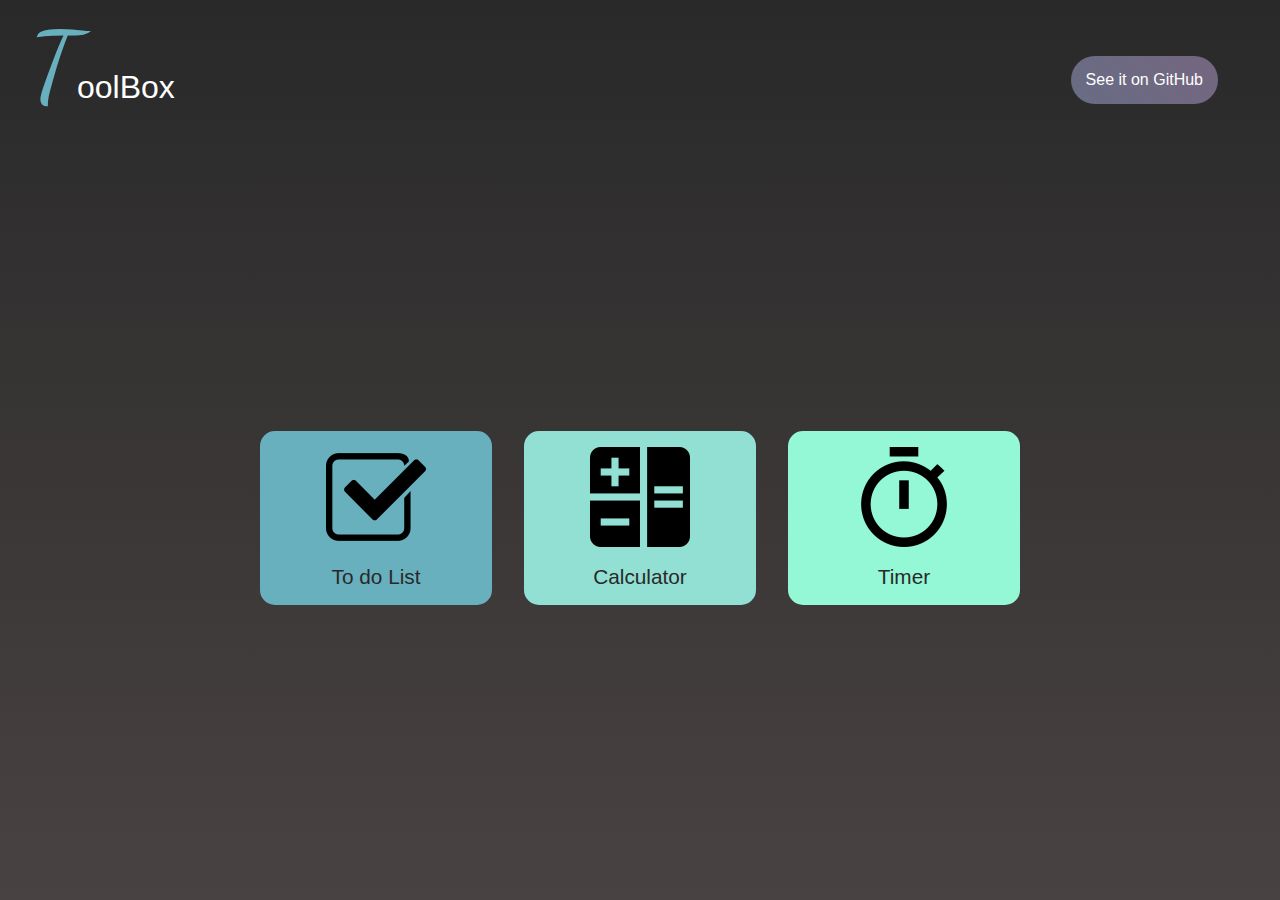
<file: index.html>
<!DOCTYPE html>
<html lang="en">

<head>
    <meta charset="UTF-8">
    <meta name="description" content="An online toolbox.">
    <meta name="keywords" content="To do list, office tool, calculator, calculation, chronometer, timer, note">
    <meta http-equiv="X-UA-Compatible" content="IE=edge">
    <meta name="viewport" content="width=device-width, initial-scale=1.0">
    <link rel="stylesheet" href="./style.css" />
    <title>ToolBox</title>
</head>

<body>
    <header>
        <nav>
            <a href="./index.html" class="logo"><span class="letter">T</span>oolBox</a>
            <button id="btn_git"><a href="https://github.com/SamDASO/Toolbox">See it on GitHub</a></button>
        </nav>
    </header>

    <section class="index">

        <article id="todolist">
            <a href="./todolist.html"><img src="./img/todolist.png" alt="to-do-list"><br />
                <div class="content">
                    <p>To do List</p>
                </div>
            </a>
        </article>


        <article id="calculator">
            <a href="./calculator.html"><img src="./img/calculator.png" alt="calculator"><br />
                <div class="content">
                    <p>Calculator</p>
                </div>
            </a>
        </article>

        <article id="timer">
            <a href="./timer.html"><img src="./img/timer.png" alt="timer"><br />
                <div class="content">
                    <p>Timer</p>
                </div>
            </a>
        </article>

    </section>
    <footer> <a class="italic" href="https://github.com/SamDASO/Toolbox">See it on GitHub!</a></footer>
</body>

</html>
</file>
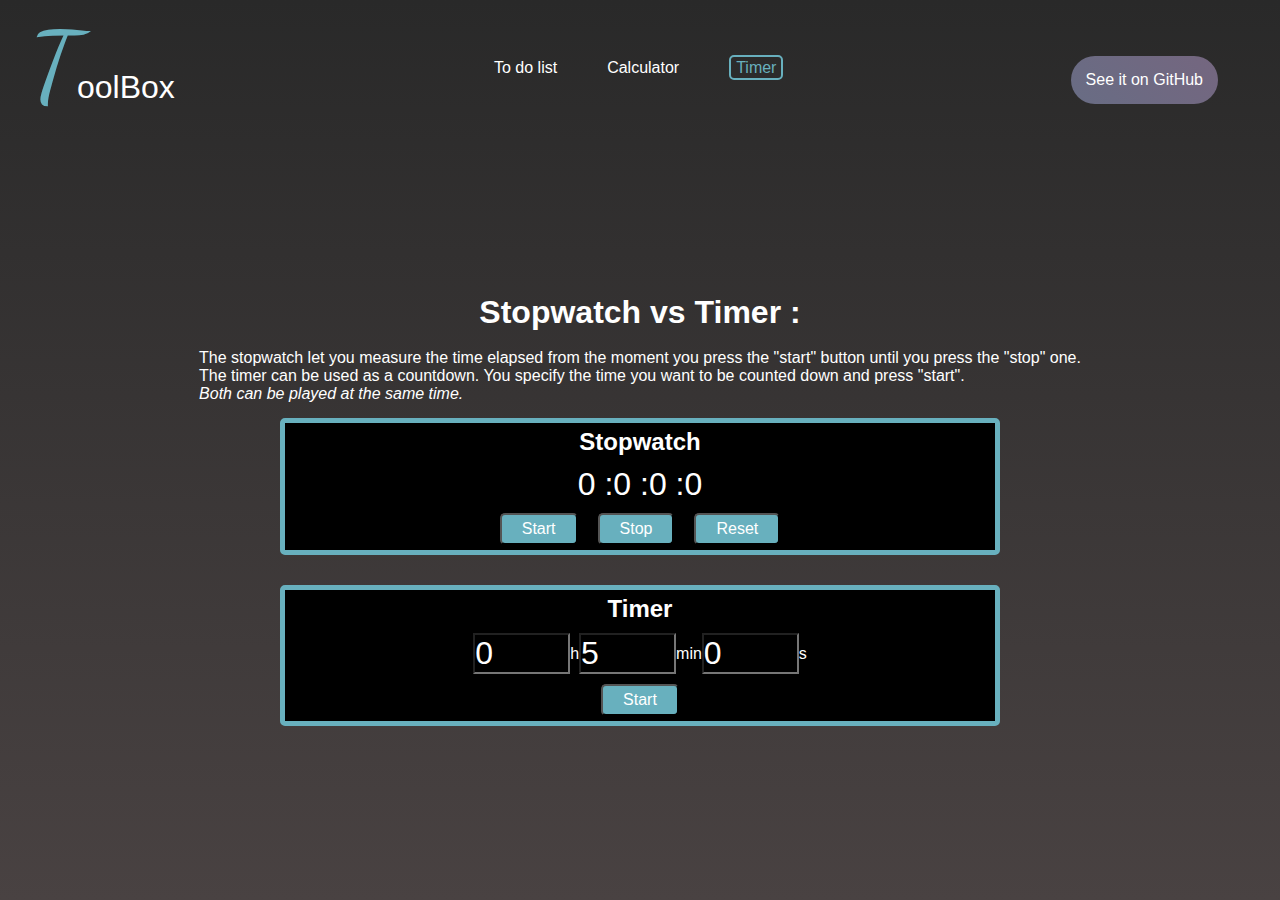
<file: timer.html>
<!DOCTYPE html>
<html lang="en">

<head>
    <meta charset="UTF-8">
    <meta name="description" content="An online timer.">
    <meta name="keywords" content="Timer, office tool, stopwatch, chronometer, watch, online">
    <meta http-equiv="X-UA-Compatible" content="IE=edge">
    <meta name="viewport" content="width=device-width, initial-scale=1.0">
    <link rel="stylesheet" href="./style.css" />
    <title>ToolBox - Timer</title>
</head>

<body>
    <header>
        <nav>
            <a href="./index.html" class="logo"><span class="letter">T</span>oolBox</a>
            <div class="links">
                <ul>
                    <li><a href="./todolist.html">To do list</a></li>
                    <li><a href="./calculator.html">Calculator</a></li>
                    <li class="active"><a href="./timer.html">Timer</a></li>
                </ul>
            </div>
            <img src="./img/menu.png" alt="Menu" class="menu_img">
            <button id="btn_git"><a href="https://github.com/SamDASO/Toolbox">See it on GitHub</a></button>

        </nav>
    </header>

    <section class="watch_timer">
        <div id="text_timer">
            <h1 id="title_timer"> Stopwatch vs Timer :</h1><br />
            <p id="description_timer">The stopwatch let you measure the time elapsed from the moment you press the
                "start"
                button until you press
                the "stop" one. <br /> The timer can be used as a countdown. You specify the time you want to be counted
                down and press "start".<br /><span class="italic">Both can be played at the same time.</span></p>
        </div>
        <article class="stopwatch">
            <h2>Stopwatch</h2>
            <div class="time">
                <span class="sw_mins">0 :</span>
                <span class="sw_mins">0 :</span>
                <span class="sw_mins">0 :</span>
                <span class="sw_mins">0</span>
            </div>

            <div class="controls">
                <button id="sw_start" onclick="start()">Start</button>
                <button id="sw_stop" onclick="stop()">Stop</button>
                <button id="sw_reset" onclick="reset()">Reset</button>
            </div>

        </article>

        <article class="timer">
            <h2>Timer</h2>
            <div class="time">
                <input id="t_hour" type="number" max="99" min="0" value="0" class="t_mins">
                <p class="semicolon">h</p>
                <input id="t_minute" type="number" max="59" min="0" value="5" class="t_mins">
                <p class="semicolon">min</p>
                <input id="t_second" type="number" max="59" min="0" value="0" class="t_mins">
                <p class="semicolon">s</p>
            </div>

            <div class="controls">
                <button id="t_start">Start</button>
                <button id="t_pause">Pause</button>
                <button id="t_stop">Stop</button>
                <button id="t_reset">Reset</button>
            </div>
        </article>
    </section>

    <footer> <a class="italic" href="https://github.com/SamDASO/Toolbox">See it on GitHub!</a></footer>

    <script src="./js scripts/menu.js"></script>
    <script src="./js scripts/stopwatch.js"></script>
    <script src="./js scripts/timer.js"></script>
</body>

</html>
</file>
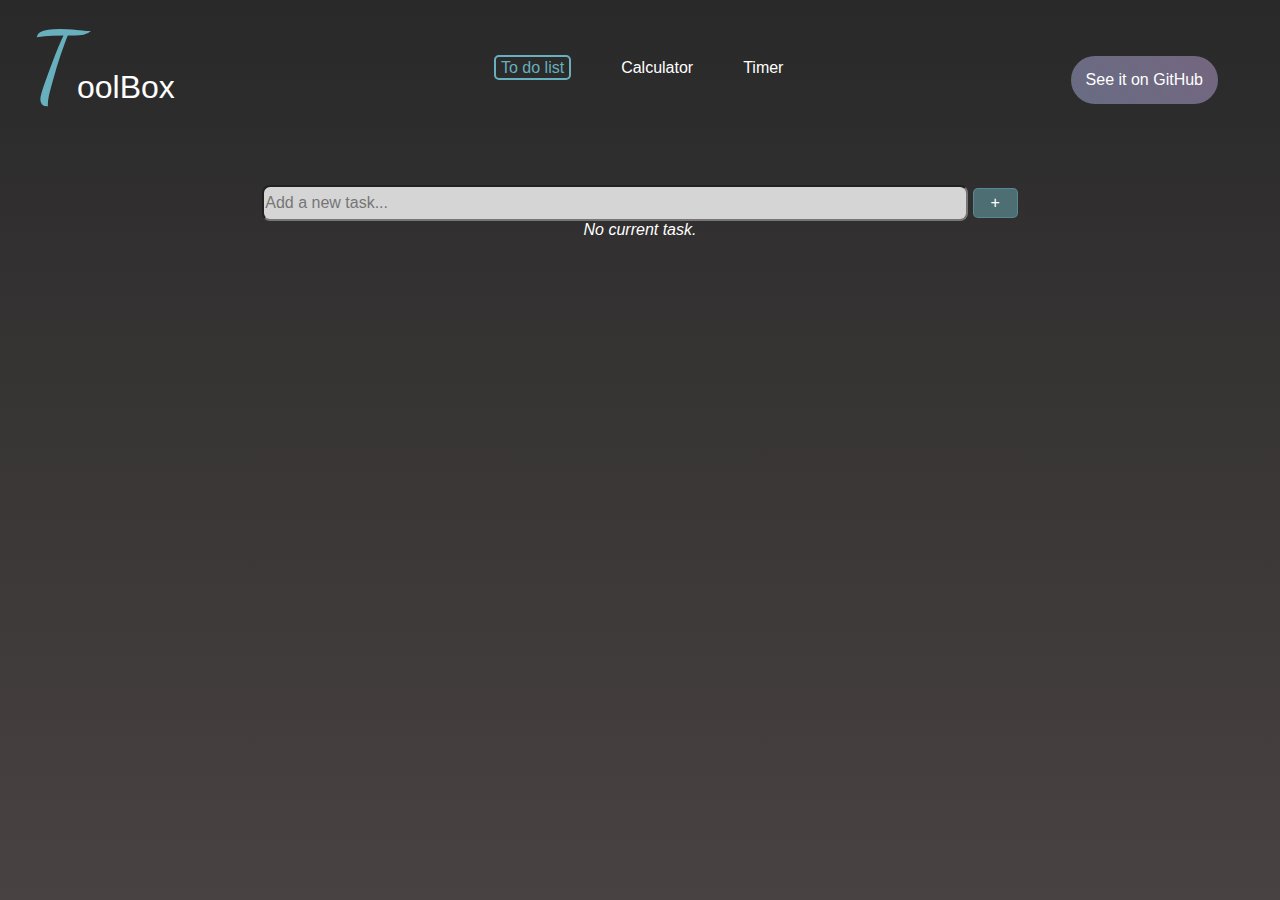
<file: todolist.html>
<!DOCTYPE html>
<html lang="en">

<head>
    <meta charset="UTF-8">
    <meta name="description" content="An online to do list.">
    <meta name="keywords" content="To do list, office tool, note">
    <meta http-equiv="X-UA-Compatible" content="IE=edge">
    <meta name="viewport" content="width=device-width, initial-scale=1.0">
    <link rel="stylesheet" href="./style.css" />
    <title>ToolBox - To do list</title>
</head>

<body>
    <header>
        <nav>
            <a href="./index.html" class="logo"><span class="letter">T</span>oolBox</a>
            <div class="links">
                <ul>
                    <li class="active"><a href="./todolist.html">To do list</a></li>
                    <li><a href="./calculator.html">Calculator</a></li>
                    <li><a href="./timer.html">Timer</a></li>
                </ul>
            </div>
            <img src="./img/menu.png" alt="Menu" class="menu_img">
            <button id="btn_git"><a href="https://github.com/SamDASO/Toolbox">See it on GitHub</a></button>

        </nav>
    </header>

    <section id="todolist_sec">
        <form id="todolist_form">
            <input autocomplete=off required value="" id="todolist_field" type="text" placeholder="Add a new task...">
            <input type="submit" id="btn_todolist" value="+">
        </form>

        <div id="empty_todo">No current task.</div>

        <div>
            <ol id="ol_list"></ol>
        </div>

    </section>

    <footer> <a class="italic" href="https://github.com/SamDASO/Toolbox">See it on GitHub!</a></footer>


    <script src="./js scripts/menu.js"></script>
    <script src="./js scripts/todolist.js"></script>
</body>

</html>
</file>
<file: style.css>
@import url('https://fonts.googleapis.com/css2?family=Dancing+Script&display=swap');

/*Base*/
* {
    text-decoration: none;
    padding: 0;
    margin: 0;
    list-style: none;
    color: white;
    font-family: verdana, 'Lucida Sans', sans-serif;
}

body {
    display: flex;
    flex-direction: column;
    min-height: 100vh;
    min-width: 100vw;
    background-color: #292929;
    background: -webkit-linear-gradient(#292929, #494242);
    background: linear-gradient(#292929, #494242);
}

/*unified styles*/

.italic {
    font-style: italic;
}

/*Navigation*/
nav img.menu_img {
    display: none;
    position: absolute;
    top: 50px;
    right: 50px;
    margin: auto;
    width: 50px;
}

nav {
    position: relative;
    padding: 10px 30px;
    display: flex;
    width: 100%;
    box-sizing: border-box;
    justify-content: space-between;
    align-items: center;
}

nav a.logo {
    font-size: 2em;
    font-weight: 400;
    font-family: impact, Verdana, sans-serif;
}

nav a.logo span {
    font-size: 3em;
    color: #68b0be;
    font-family: 'Dancing Script', impact, Verdana, sans-serif;
}

/* + Navigation for tool pages*/

.links ul {
    display: flex;

}

.links ul li a {
    margin: 0 25px;
    font-size: 1em;

}

.links ul li.active a {
    color: #68b0be;
    font-weight: 400;
    border: 2px solid #68b0be;
    padding: 2px 5px;
    border-radius: 5px;

}

/*button in the header*/
#btn_git {
    border: 0;
    background: transparent;
    color: white;
    font-size: 1em;
    position: relative;
    overflow: hidden;
    padding: 15px 15px;
    border-radius: 30px;
    cursor: pointer;
    left: -2em;
    top: 0.8em;
    box-shadow: 0px -0px 0px 0px rgba(107, 107, 131, 0.5), 0px 0px 0px 0px rgba(59, 141, 153, 0.5);
    transition: all 0.2s;
}

#btn_git::after {
    content: '';
    width: 60em;
    height: 60em;
    background: #aa4b6b;
    background: -webkit-linear-gradient(225deg, #aa4b6b 0%, #6b6b83 50%, #3b8d99 100%);
    background: linear-gradient(225deg, #aa4b6b 0%, #6b6b83 50%, #3b8d99 100%);
    position: absolute;
    left: -10em;
    top: -10em;
    z-index: -1;
    transition: all 0.5s;
}

#btn_git:hover::after {
    transform: rotate(150deg);
}

#btn_git:hover {
    box-shadow: 8px -8px 20px 0px rgba(107, 107, 131, 0.5), -8px 8px 20px 0px rgba(59, 141, 153, 0.5);
}

/*Articles (index.html)*/
section.index {
    display: flex;
    flex-wrap: wrap;
    justify-content: space-around;
    align-items: center;
    margin: auto;

}

article a {
    display: flex;
    margin: auto;
    flex-direction: column;
    flex-wrap: wrap;
    justify-content: center;
    align-content: center;
}

article a img {
    width: 50%;
    margin: auto;
}

#todolist {
    background-image: url(img/pic01.jpg);

}


#calculator {
    background-image: url(img/pic02.jpg);
}

#timer {
    background-image: url(img/pic03.jpg);
}

#todolist,
#calculator,
#timer {
    margin: 1em;
    background-position: cover;
    border-radius: 15px;
    padding: 1em;

}

article a>div.content p {
    font-size: 1.3em;
    font-weight: 400;
    color: #292929;
    text-align: center;
}

#todolist:hover {
    box-shadow: 8px -8px 20px 0px rgba(104, 176, 190, 0.6), -8px 8px 20px 0px rgba(104, 176, 190, 0.6);
}

#timer:hover {
    box-shadow: 8px -8px 20px 0px rgba(148, 247, 247, 0.6), -8px 8px 20px 0px rgba(148, 247, 247, 0.6);
}

#note:hover {
    box-shadow: 8px -8px 20px 0px rgba(146, 224, 211, 0.6), -8px 8px 20px 0px rgba(146, 224, 211, 0.6);
}

#calculator:hover {
    box-shadow: 8px -8px 20px 0px rgba(148, 247, 214, 0.6), -8px 8px 20px 0px rgba(148, 247, 214, 0.6);
}

/*Calculator*/

section.calculator {
    background-color: white;
    width: 600px;
    display: flex;
    flex-direction: column;
    margin: auto;
    padding: 5px;
    border-radius: 5px;
    border: 5px solid #68b0be;

}

.screen {
    width: 500px;
    height: 100px;
    background-color: rgb(110, 110, 218);
    margin: auto;
    border: 2px solid black;
    border-radius: 5px;
    display: flex;
    justify-content: flex-end;
    align-items: flex-end;
    padding: 5px;
    font-size: 25px;
    overflow: auto;
}

.keybord {
    display: flex;
    flex-direction: column;
    margin: 5px;
    justify-content: space-around;

}

.key_one,
.key_two,
.key_three,
.key_four,
.key_five {
    display: flex;
    justify-content: space-around;
    width: 99%;
    padding: 5px;
}


.btn_calculator {
    width: 50%;
    padding: 4px 25px;
    margin: 2px;
    color: #292929;
    background-color: #8f9091;
    font-size: medium;
    font-weight: 300;
    border-radius: 10px;
}

.btn_calculator:active {
    box-shadow: 0 2px #a8a8a8;
}

.btn_calculator:hover {
    background-color: #68b0be;
}

/*Timer and stopwatch*/

section.watch_timer {
    display: flex;
    flex-direction: column;
    flex-wrap: wrap;
    margin: auto;
    justify-content: center;
    align-items: center;
}

div#text_timer {
    display: flex;
    flex-direction: column;
    flex-wrap: wrap;
    margin: auto;
    justify-content: space-between;
    align-items: center;
}

article.stopwatch,
article.timer {
    background-color: black;
    width: 700px;
    height: auto;
    display: flex;
    flex-direction: column;
    justify-content: space-between;
    align-items: center;
    padding: 5px;
    border-radius: 5px;
    border: 5px solid #68b0be;
    margin: 15px 0;
}

p#description_timer {
    padding: 0 15px 0;
}

div.time {
    margin: 10px auto;
    width: auto;
    display: flex;
    justify-content: center;

}

.t_mins {
    background-color: transparent;
}

.sw_mins,
.t_mins {
    padding: 10px auto 5px auto;
    font-size: 200%;
}

div.controls {
    display: flex;
    justify-content: center;
    margin: auto;
}

/*buttons*/
#sw_start,
#sw_stop,
#sw_reset,
#t_start,
#t_stop,
#t_reset,
#t_pause {
    margin: auto 10px;
    padding: 5px 20px;
    border-radius: 5px;
    background-color: #68b0be;
    font-size: medium;
    transition: 0.5s;
    cursor: pointer;
}

#sw_start:hover,
#sw_stop:hover,
#sw_reset:hover,
#t_start:hover,
#t_stop:hover,
#t_reset:hover,
#t_pause:hover {
    transform: scale(0.9);
}

/*timer specific*/

.semicolon {
    align-self: center;
}

/*todolist*/

#todolist_sec {
    display: flex;
    flex-direction: column;
    margin: 50px 50px;
    justify-content: center;
    align-items: center;
}

#ol_list li {
    display: flex;
    justify-content: space-between;
    text-overflow: ellipsis;
    margin: 5px;
    padding: 2px 5px;
    width: 700px;
    background-color: rgba(99, 157, 166, 0.2);
    border-radius: 5px;
    word-wrap: break-word;
    overflow: auto;
    font-size: 1em;
}

#todolist_field {
    font-size: 1em;
    width: 700px;
    height: 30px;
    overflow: auto;
    padding: 1px;
    background: rgba(255, 255, 255, 0.8);
    border-radius: 8px;
    color: black;
}


#btn_todolist,
.btn_remove {
    width: 45px;
    height: 30px;
    cursor: pointer;
    border-radius: 5px;
    padding: auto;
    transition: all 0.2s;
}

#btn_todolist {
    background-color: rgba(99, 157, 166, 0.578);
    border: solid 1px rgba(99, 157, 166, 0.578);
    font-size: 1em;
    font-weight: 400;

}


.btn_remove {
    background-color: rgb(212, 104, 104);
    border: solid 1px rgb(212, 104, 104);
    align-self: center;
}

.btn_remove img {
    width: 25px;
    padding: 2px;
}

#btn_todolist:hover,
.btn_remove:hover {
    transform: scale(0.9);
}

#btn_todolist:active,
.btn_remove:hover {
    box-shadow: 0 0 5px 5px rgb(99, 157, 166);

}

#empty_todo {
    display: block;
    font-style: italic;
}

footer {
    display: none;
    margin: 10px auto;
}


/*Media screen*/

@media screen and (max-width:900px) and (min-width:401px) {

    nav {
        padding: 0 5px;
        margin: 0;
    }

    nav img.menu_img {
        display: block;
    }

    a.logo {
        position: absolute;
        top: 20px;
        left: 30px;
        font-size: 1.5em;
        font-weight: 300;
    }

    a.logo span {
        font-size: 2em;
    }

    div.links {
        position: absolute;
        top: 0;
        left: 0;
        background-color: rgba(80, 85, 93, 0.9);
        backdrop-filter: blur(5px);
        width: 100%;
        height: 110vh;
        display: flex;
        justify-content: center;
        align-items: center;
        margin-left: -100%;
        transition: all 0.5s ease;
    }

    div.links.mobile-menu {
        margin-left: 0;
    }

    div.links ul {
        display: flex;
        flex-direction: column;
        justify-content: center;
        align-items: center;

    }

    #btn_git {
        display: none;
    }

    div.links ul li {
        margin: 15px 0;
        font-size: 2em;

    }

    #todolist,
    #calculator,
    #timer {
        margin: 5px;
        width: 100px;
    }

    section.index,
    section.calculator {
        margin: 200px auto 20px auto;
    }

    section.calculator {
        width: 300px;
    }

    .screen {
        width: 90%;
    }

    section.watch_timer {
        margin: 200px 0px 50px;
    }

    article.stopwatch,
    article.timer {
        width: auto;
        height: auto;
    }

    div#text_timer {
        margin-top: auto;
    }

    #todolist_sec {
        margin: 200px auto;
    }

    #todolist_field {
        max-width: 300px;
        height: 30px;
    }

    #ol_list li {
        max-width: 400px;
    }

    footer {
        display: inline-block;
    }

}


@media screen and (max-width:400px) {


    nav {
        padding: 0 5px;
        margin: 0;
    }

    nav img.menu_img {
        display: block;
    }

    a.logo {
        position: absolute;
        top: 10px;
        left: 30px;
        font-size: 1em;
        font-weight: 300;
    }

    a.logo span {
        font-size: 1.2em;
    }

    div.links {
        position: absolute;
        top: 0;
        left: 0;
        background-color: rgba(80, 85, 93, 0.9);
        backdrop-filter: blur(5px);
        width: 100%;
        height: 110vh;
        display: flex;
        justify-content: center;
        align-items: center;
        margin-left: -100%;
        transition: all 0.5s ease;
    }

    div.links.mobile-menu {
        margin-left: 0;
    }

    div.links ul {
        display: flex;
        flex-direction: column;
        justify-content: center;
        align-items: center;

    }

    #btn_git {
        display: none;
    }

    div.links ul li {
        margin: 15px 0;
        font-size: 1.5em;

    }

    #todolist,
    #calculator,
    #timer {
        margin: 5px;
        width: 70px;
        font-size: 10px;
    }

    section.index {
        margin: 200px auto 10px auto;
    }

    section.calculator {
        width: 150px;
        margin: 150px auto 10px auto;
    }

    .screen {
        width: 80%;
        font-size: 12px;
    }

    .key_one,
    .key_two,
    .key_three,
    .key_four,
    .key_five {
        padding: 3px;
    }


    .btn_calculator {
        width: auto;
        padding: 2px 5px;
        font-size: 12px;
    }

    section.watch_timer {
        margin: 150px 5px 0px 5px;
    }

    article.stopwatch,
    article.timer {
        width: auto;
        height: auto;
    }

    div#text_timer {
        margin-top: auto;
    }

    #todolist_sec {
        margin: 200px auto;
    }

    #todolist_field {
        max-width: 250px;
        height: 30px;
    }

    #ol_list li {
        max-width: 250px;
    }

    footer {
        display: inline-block;
    }
}
</file>
